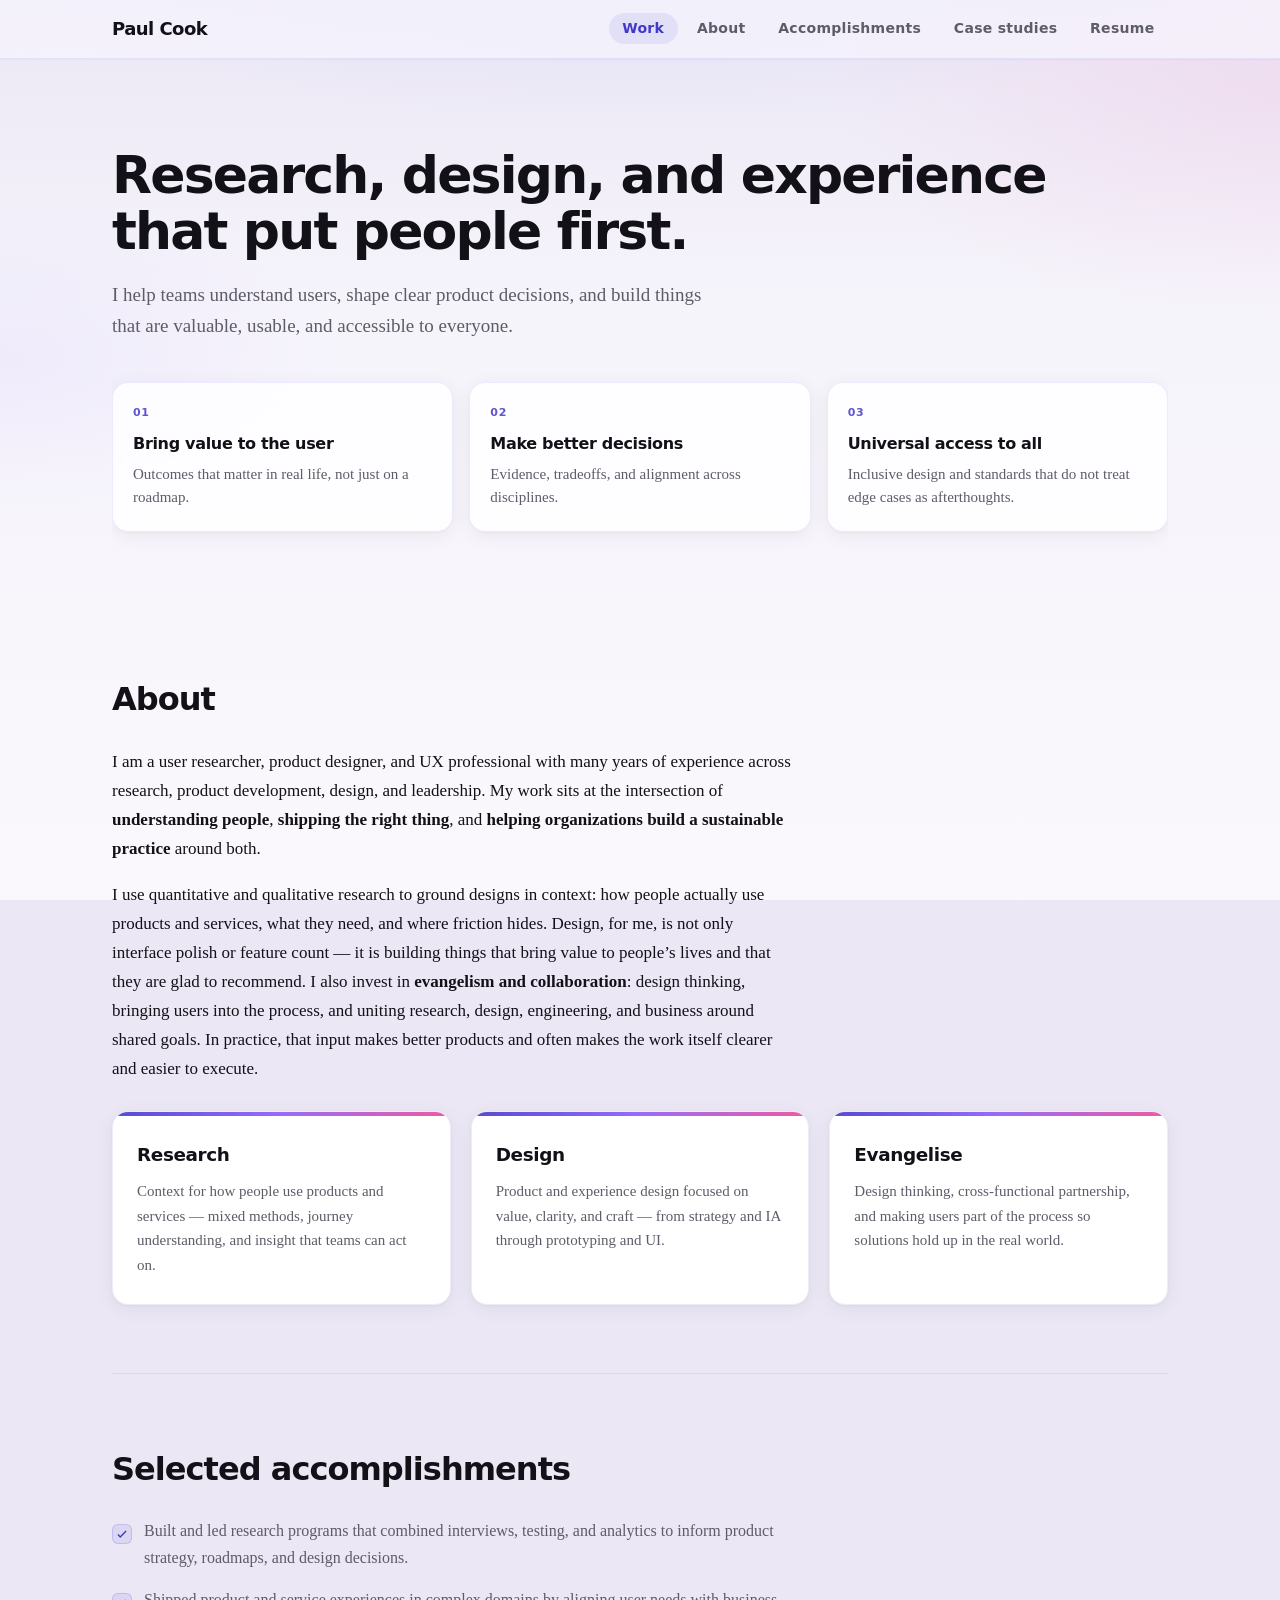
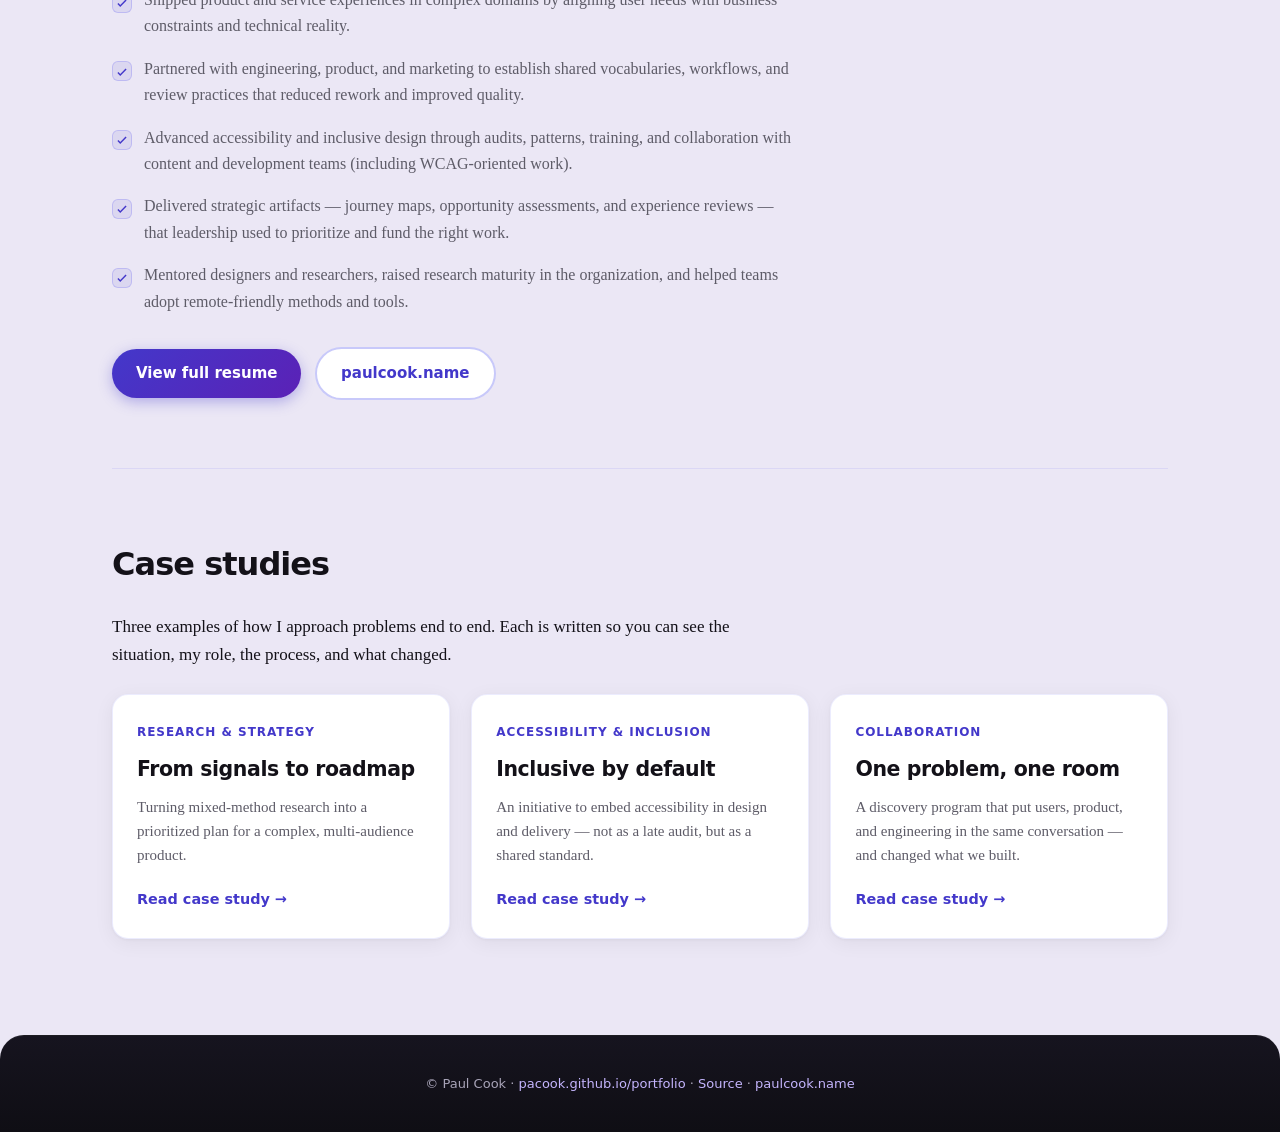
<file: index.html>
<!DOCTYPE html>
<html lang="en">
  <head>
    <meta charset="utf-8" />
    <meta name="viewport" content="width=device-width, initial-scale=1" />
    <meta
      name="description"
      content="Paul Cook — user research, product design, and UX leadership. Portfolio, case studies, and resume."
    />
    <title>Paul Cook — Research, Design &amp; Experience</title>
    <link rel="preconnect" href="https://fonts.googleapis.com" />
    <link rel="preconnect" href="https://fonts.gstatic.com" crossorigin />
    <link
      href="https://fonts.googleapis.com/css2?family=DM+Sans:ital,opsz,wght@0,9..40,400;0,9..40,500;0,9..40,600;0,9..40,700;1,9..40,400&family=Fraunces:ital,opsz,wght@0,9..144,400;0,9..144,500;0,9..144,600;1,9..144,400&display=swap"
      rel="stylesheet"
    />
    <link rel="stylesheet" href="css/styles.css" />
  </head>
  <body>
    <a class="skip-link" href="#main">Skip to content</a>
    <header class="site-header">
      <div class="header-inner">
        <a class="logo" href="index.html">Paul Cook</a>
        <nav aria-label="Primary">
          <ul>
            <li><a href="index.html" data-nav>Work</a></li>
            <li><a href="#about">About</a></li>
            <li><a href="#accomplishments">Accomplishments</a></li>
            <li><a href="#case-studies">Case studies</a></li>
            <li><a href="resume.html" data-nav>Resume</a></li>
          </ul>
        </nav>
      </div>
    </header>
    <main id="main">
      <header class="hero">
        <h1>Research, design, and experience that put people first.</h1>
        <p class="lede">
          I help teams understand users, shape clear product decisions, and build
          things that are valuable, usable, and accessible to everyone.
        </p>
        <ul class="principles" role="list">
          <li>
            <strong>Bring value to the user</strong>
            Outcomes that matter in real life, not just on a roadmap.
          </li>
          <li>
            <strong>Make better decisions</strong>
            Evidence, tradeoffs, and alignment across disciplines.
          </li>
          <li>
            <strong>Universal access to all</strong>
            Inclusive design and standards that do not treat edge cases as afterthoughts.
          </li>
        </ul>
      </header>

      <section id="about" aria-labelledby="about-heading">
        <h2 id="about-heading">About</h2>
        <div class="prose">
          <p>
            I am a user researcher, product designer, and UX professional with many years of
            experience across research, product development, design, and leadership. My work
            sits at the intersection of <strong>understanding people</strong>,
            <strong>shipping the right thing</strong>, and
            <strong>helping organizations build a sustainable practice</strong> around both.
          </p>
          <p>
            I use quantitative and qualitative research to ground designs in context: how
            people actually use products and services, what they need, and where friction
            hides. Design, for me, is not only interface polish or feature count — it is
            building things that bring value to people’s lives and that they are glad to
            recommend. I also invest in <strong>evangelism and collaboration</strong>: design
            thinking, bringing users into the process, and uniting research, design,
            engineering, and business around shared goals. In practice, that input makes
            better products and often makes the work itself clearer and easier to execute.
          </p>
        </div>
        <div class="pillars">
          <div class="pillar">
            <h3>Research</h3>
            <p>
              Context for how people use products and services — mixed methods, journey
              understanding, and insight that teams can act on.
            </p>
          </div>
          <div class="pillar">
            <h3>Design</h3>
            <p>
              Product and experience design focused on value, clarity, and craft — from
              strategy and IA through prototyping and UI.
            </p>
          </div>
          <div class="pillar">
            <h3>Evangelise</h3>
            <p>
              Design thinking, cross-functional partnership, and making users part of the
              process so solutions hold up in the real world.
            </p>
          </div>
        </div>
      </section>

      <section id="accomplishments" class="accomplishments" aria-labelledby="acc-heading">
        <h2 id="acc-heading">Selected accomplishments</h2>
        <ul>
          <li>
            Built and led research programs that combined interviews, testing, and analytics
            to inform product strategy, roadmaps, and design decisions.
          </li>
          <li>
            Shipped product and service experiences in complex domains by aligning user
            needs with business constraints and technical reality.
          </li>
          <li>
            Partnered with engineering, product, and marketing to establish shared vocabularies,
            workflows, and review practices that reduced rework and improved quality.
          </li>
          <li>
            Advanced accessibility and inclusive design through audits, patterns, training,
            and collaboration with content and development teams (including WCAG-oriented work).
          </li>
          <li>
            Delivered strategic artifacts — journey maps, opportunity assessments, and
            experience reviews — that leadership used to prioritize and fund the right work.
          </li>
          <li>
            Mentored designers and researchers, raised research maturity in the organization,
            and helped teams adopt remote-friendly methods and tools.
          </li>
        </ul>
        <div class="cta-row">
          <a class="btn" href="resume.html">View full resume</a>
          <a class="btn btn-secondary no-print" href="https://paulcook.name" rel="noopener"
            >paulcook.name</a
          >
        </div>
      </section>

      <section id="case-studies" aria-labelledby="cases-heading">
        <h2 id="cases-heading">Case studies</h2>
        <p class="prose" style="margin-bottom: 1.5rem">
          Three examples of how I approach problems end to end. Each is written so you can
          see the situation, my role, the process, and what changed.
        </p>
        <div class="case-grid">
          <a class="case-card" href="case-studies/research-to-roadmap.html">
            <span class="meta">Research &amp; strategy</span>
            <h3>From signals to roadmap</h3>
            <p>
              Turning mixed-method research into a prioritized plan for a complex, multi-audience
              product.
            </p>
            <span class="more">Read case study →</span>
          </a>
          <a class="case-card" href="case-studies/inclusive-by-default.html">
            <span class="meta">Accessibility &amp; inclusion</span>
            <h3>Inclusive by default</h3>
            <p>
              An initiative to embed accessibility in design and delivery — not as a late audit,
              but as a shared standard.
            </p>
            <span class="more">Read case study →</span>
          </a>
          <a class="case-card" href="case-studies/cross-functional-research.html">
            <span class="meta">Collaboration</span>
            <h3>One problem, one room</h3>
            <p>
              A discovery program that put users, product, and engineering in the same
              conversation — and changed what we built.
            </p>
            <span class="more">Read case study →</span>
          </a>
        </div>
      </section>
    </main>
    <footer class="site-footer">
      <p>
        © Paul Cook ·
        <a href="https://pacook.github.io/portfolio/">pacook.github.io/portfolio</a> ·
        <a href="https://github.com/pacook/portfolio">Source</a> ·
        <a href="https://paulcook.name">paulcook.name</a>
      </p>
    </footer>
    <script src="js/main.js" defer></script>
  </body>
</html>
</file>
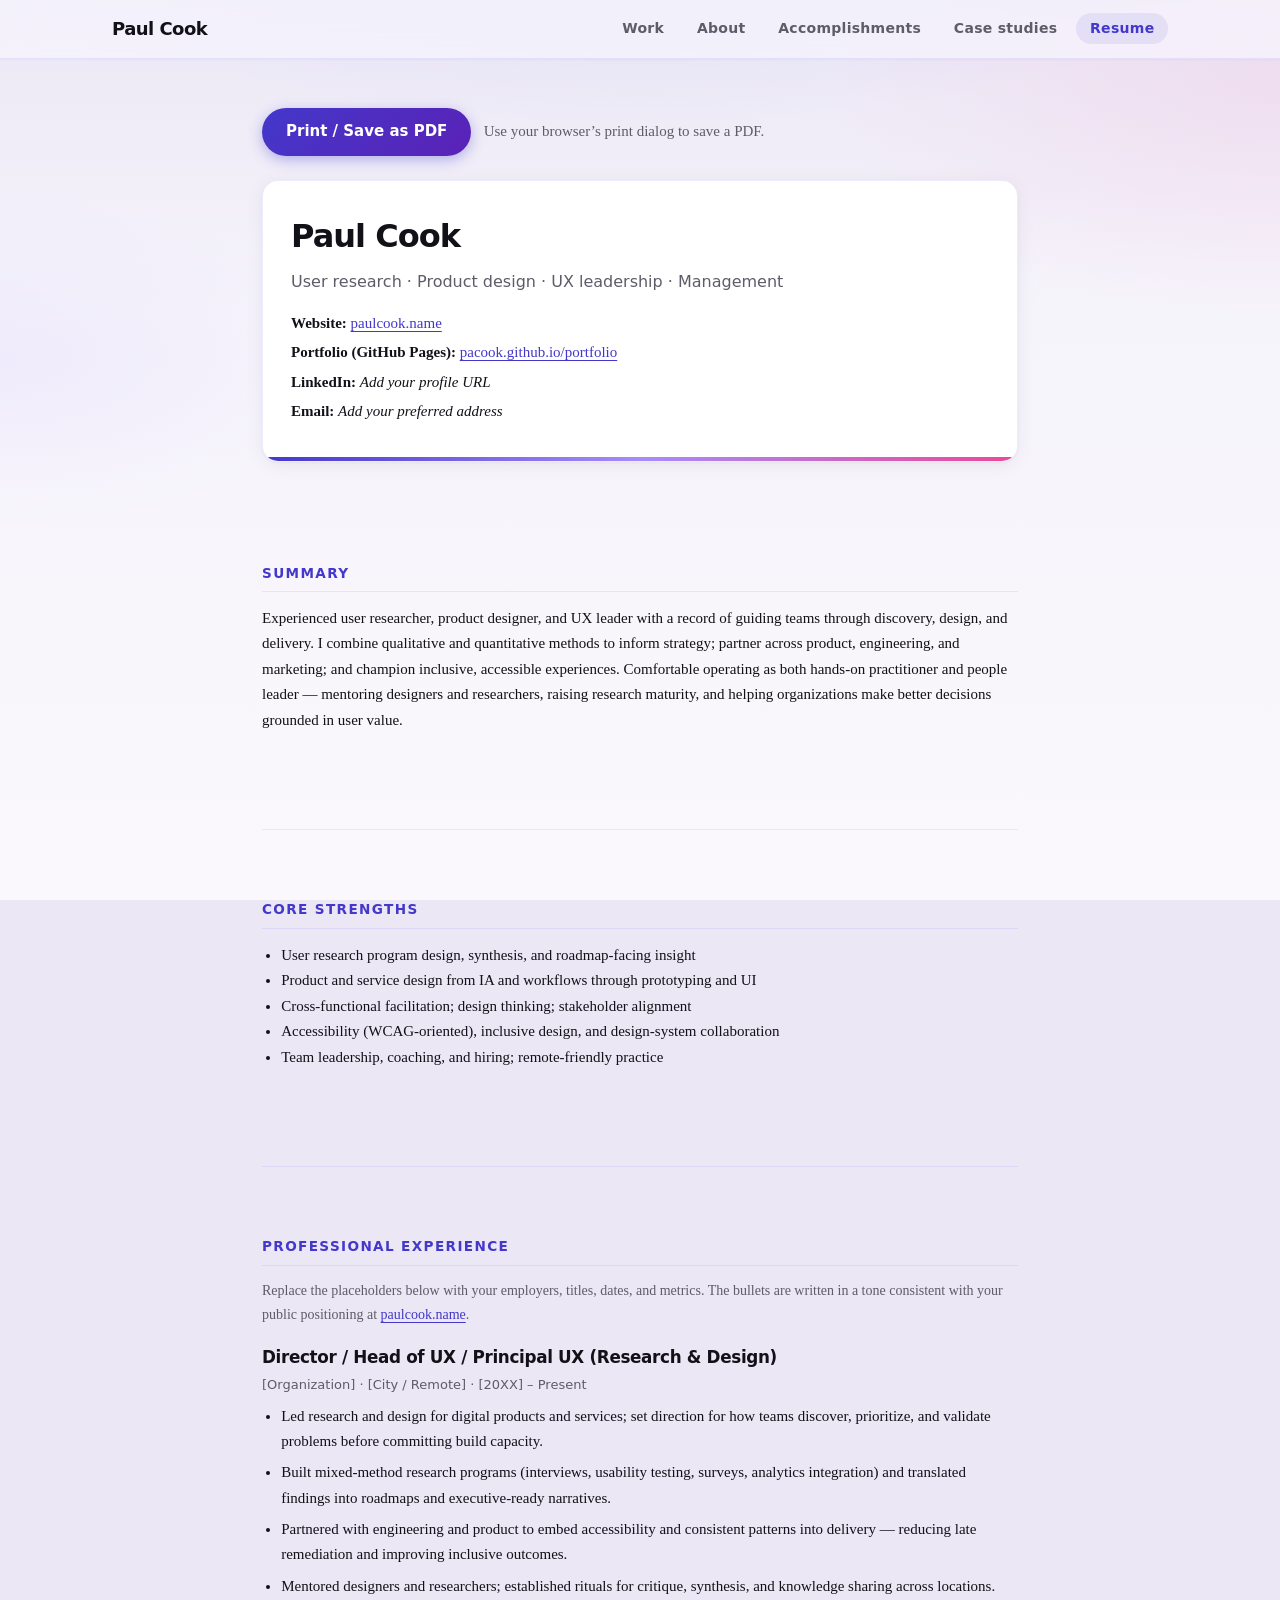
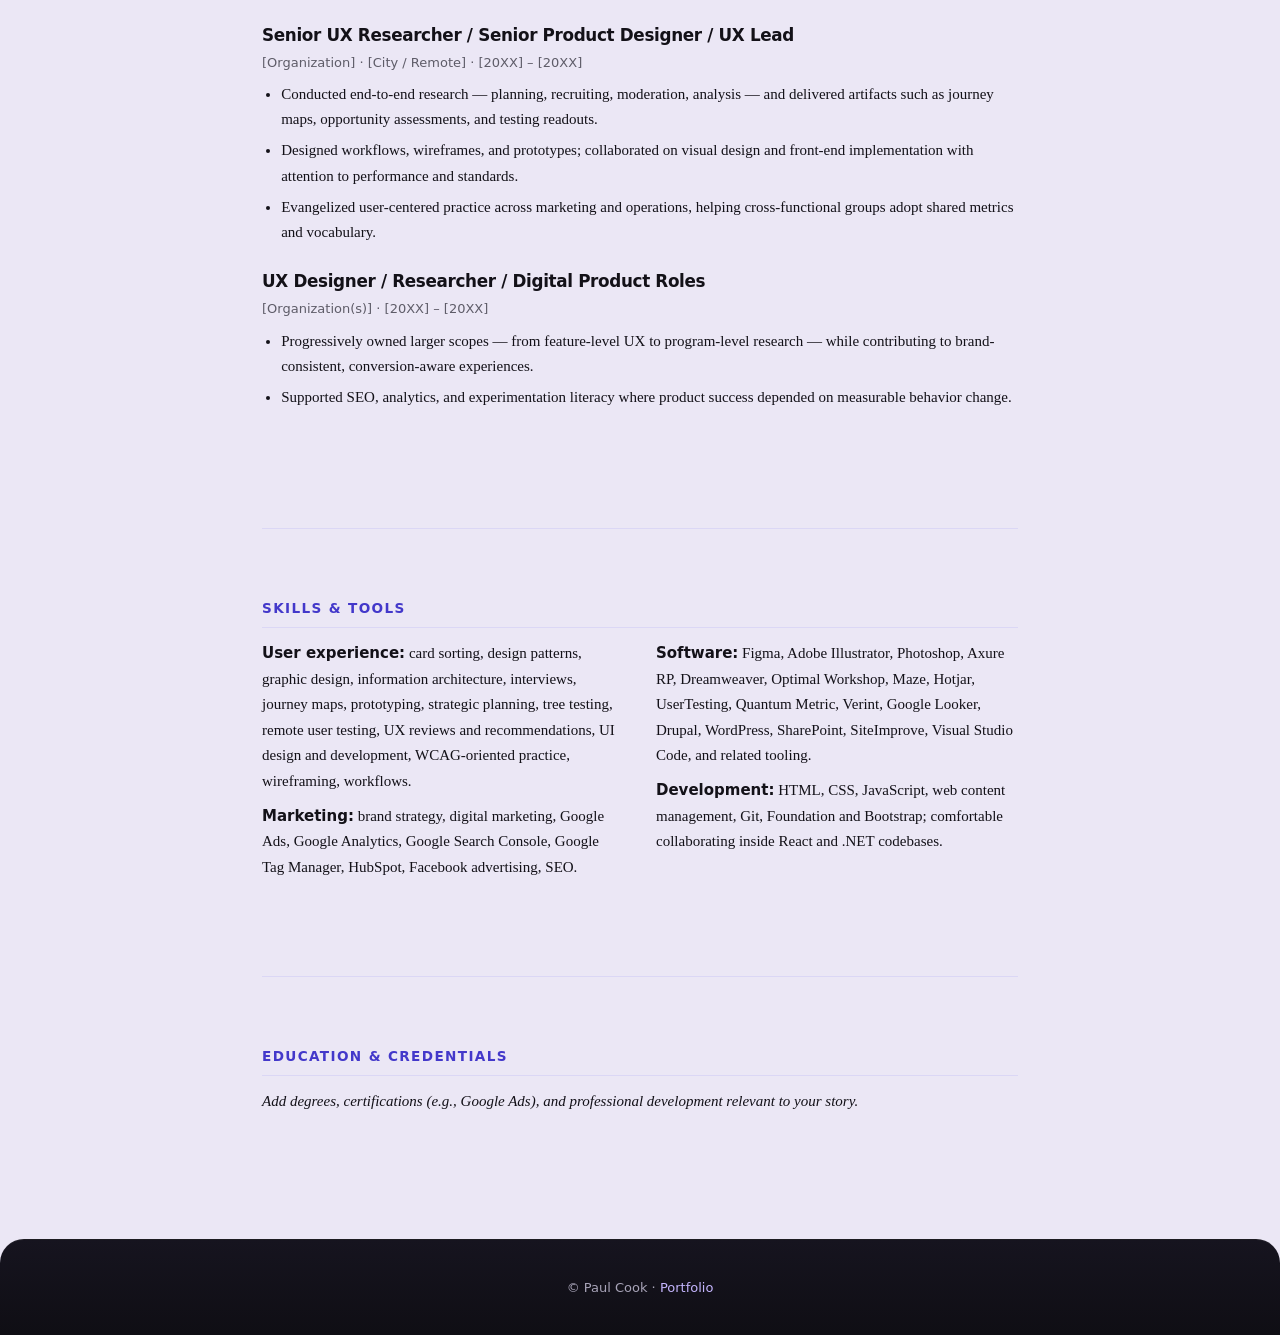
<file: resume.html>
<!DOCTYPE html>
<html lang="en">
  <head>
    <meta charset="utf-8" />
    <meta name="viewport" content="width=device-width, initial-scale=1" />
    <meta name="description" content="Resume — Paul Cook, UX research, design, and leadership." />
    <title>Resume — Paul Cook</title>
    <link rel="preconnect" href="https://fonts.googleapis.com" />
    <link rel="preconnect" href="https://fonts.gstatic.com" crossorigin />
    <link
      href="https://fonts.googleapis.com/css2?family=DM+Sans:ital,opsz,wght@0,9..40,400;0,9..40,500;0,9..40,600;0,9..40,700&family=Fraunces:ital,opsz,wght@0,9..144,400;0,9..144,500;0,9..144,600&display=swap"
      rel="stylesheet"
    />
    <link rel="stylesheet" href="css/styles.css" />
  </head>
  <body class="resume-page">
    <a class="skip-link" href="#main">Skip to content</a>
    <header class="site-header">
      <div class="header-inner">
        <a class="logo" href="index.html">Paul Cook</a>
        <nav aria-label="Primary">
          <ul>
            <li><a href="index.html" data-nav>Work</a></li>
            <li><a href="index.html#about">About</a></li>
            <li><a href="index.html#accomplishments">Accomplishments</a></li>
            <li><a href="index.html#case-studies">Case studies</a></li>
            <li><a href="resume.html" data-nav>Resume</a></li>
          </ul>
        </nav>
      </div>
    </header>
    <main id="main" class="resume-wrap" style="padding: var(--space)">
      <p class="no-print" style="margin-bottom: 1.5rem">
        <a class="btn" href="#" onclick="window.print(); return false;">Print / Save as PDF</a>
        <span style="color: var(--ink-muted); font-size: 0.9375rem; margin-left: 0.5rem"
          >Use your browser’s print dialog to save a PDF.</span
        >
      </p>

      <div class="resume-header">
        <h1>Paul Cook</h1>
        <p class="resume-tagline">
          User research · Product design · UX leadership · Management
        </p>
        <div class="resume-contact">
          <p style="margin: 0.25rem 0">
            <strong>Website:</strong>
            <a href="https://paulcook.name">paulcook.name</a>
          </p>
          <p style="margin: 0.25rem 0">
            <strong>Portfolio (GitHub Pages):</strong>
            <a href="https://pacook.github.io/portfolio/">pacook.github.io/portfolio</a>
          </p>
          <p style="margin: 0.25rem 0">
            <strong>LinkedIn:</strong> <em>Add your profile URL</em>
          </p>
          <p style="margin: 0.25rem 0">
            <strong>Email:</strong> <em>Add your preferred address</em>
          </p>
        </div>
      </div>

      <section class="resume-section">
        <h2>Summary</h2>
        <p style="margin: 0; font-size: 0.9375rem">
          Experienced user researcher, product designer, and UX leader with a record of guiding
          teams through discovery, design, and delivery. I combine qualitative and quantitative
          methods to inform strategy; partner across product, engineering, and marketing; and
          champion inclusive, accessible experiences. Comfortable operating as both hands-on
          practitioner and people leader — mentoring designers and researchers, raising research
          maturity, and helping organizations make better decisions grounded in user value.
        </p>
      </section>

      <section class="resume-section">
        <h2>Core strengths</h2>
        <ul style="margin: 0; padding-left: 1.2rem; font-size: 0.9375rem">
          <li>User research program design, synthesis, and roadmap-facing insight</li>
          <li>Product and service design from IA and workflows through prototyping and UI</li>
          <li>Cross-functional facilitation; design thinking; stakeholder alignment</li>
          <li>Accessibility (WCAG-oriented), inclusive design, and design-system collaboration</li>
          <li>Team leadership, coaching, and hiring; remote-friendly practice</li>
        </ul>
      </section>

      <section class="resume-section">
        <h2>Professional experience</h2>
        <p style="font-size: 0.875rem; color: var(--ink-muted); margin: 0 0 1rem">
          Replace the placeholders below with your employers, titles, dates, and metrics. The
          bullets are written in a tone consistent with your public positioning at
          <a href="https://paulcook.name">paulcook.name</a>.
        </p>

        <div class="resume-item">
          <h3>Director / Head of UX / Principal UX (Research &amp; Design)</h3>
          <p class="when">[Organization] · [City / Remote] · [20XX] – Present</p>
          <ul>
            <li>
              Led research and design for digital products and services; set direction for how
              teams discover, prioritize, and validate problems before committing build capacity.
            </li>
            <li>
              Built mixed-method research programs (interviews, usability testing, surveys,
              analytics integration) and translated findings into roadmaps and executive-ready
              narratives.
            </li>
            <li>
              Partnered with engineering and product to embed accessibility and consistent
              patterns into delivery — reducing late remediation and improving inclusive outcomes.
            </li>
            <li>
              Mentored designers and researchers; established rituals for critique, synthesis,
              and knowledge sharing across locations.
            </li>
          </ul>
        </div>

        <div class="resume-item">
          <h3>Senior UX Researcher / Senior Product Designer / UX Lead</h3>
          <p class="when">[Organization] · [City / Remote] · [20XX] – [20XX]</p>
          <ul>
            <li>
              Conducted end-to-end research — planning, recruiting, moderation, analysis — and
              delivered artifacts such as journey maps, opportunity assessments, and testing readouts.
            </li>
            <li>
              Designed workflows, wireframes, and prototypes; collaborated on visual design and
              front-end implementation with attention to performance and standards.
            </li>
            <li>
              Evangelized user-centered practice across marketing and operations, helping
              cross-functional groups adopt shared metrics and vocabulary.
            </li>
          </ul>
        </div>

        <div class="resume-item">
          <h3>UX Designer / Researcher / Digital Product Roles</h3>
          <p class="when">[Organization(s)] · [20XX] – [20XX]</p>
          <ul>
            <li>
              Progressively owned larger scopes — from feature-level UX to program-level
              research — while contributing to brand-consistent, conversion-aware experiences.
            </li>
            <li>
              Supported SEO, analytics, and experimentation literacy where product success
              depended on measurable behavior change.
            </li>
          </ul>
        </div>
      </section>

      <section class="resume-section">
        <h2>Skills &amp; tools</h2>
        <div class="skill-columns">
          <p>
            <strong>User experience:</strong> card sorting, design patterns, graphic design,
            information architecture, interviews, journey maps, prototyping, strategic planning,
            tree testing, remote user testing, UX reviews and recommendations, UI design and
            development, WCAG-oriented practice, wireframing, workflows.
          </p>
          <p>
            <strong>Marketing:</strong> brand strategy, digital marketing, Google Ads, Google
            Analytics, Google Search Console, Google Tag Manager, HubSpot, Facebook advertising,
            SEO.
          </p>
          <p>
            <strong>Software:</strong> Figma, Adobe Illustrator, Photoshop, Axure RP, Dreamweaver,
            Optimal Workshop, Maze, Hotjar, UserTesting, Quantum Metric, Verint, Google Looker,
            Drupal, WordPress, SharePoint, SiteImprove, Visual Studio Code, and related tooling.
          </p>
          <p>
            <strong>Development:</strong> HTML, CSS, JavaScript, web content management, Git,
            Foundation and Bootstrap; comfortable collaborating inside React and .NET codebases.
          </p>
        </div>
      </section>

      <section class="resume-section">
        <h2>Education &amp; credentials</h2>
        <p style="margin: 0; font-size: 0.9375rem">
          <em>Add degrees, certifications (e.g., Google Ads), and professional development relevant to your story.</em>
        </p>
      </section>
    </main>
    <footer class="site-footer">
      <p>© Paul Cook · <a href="index.html">Portfolio</a></p>
    </footer>
    <script src="js/main.js" defer></script>
  </body>
</html>
</file>
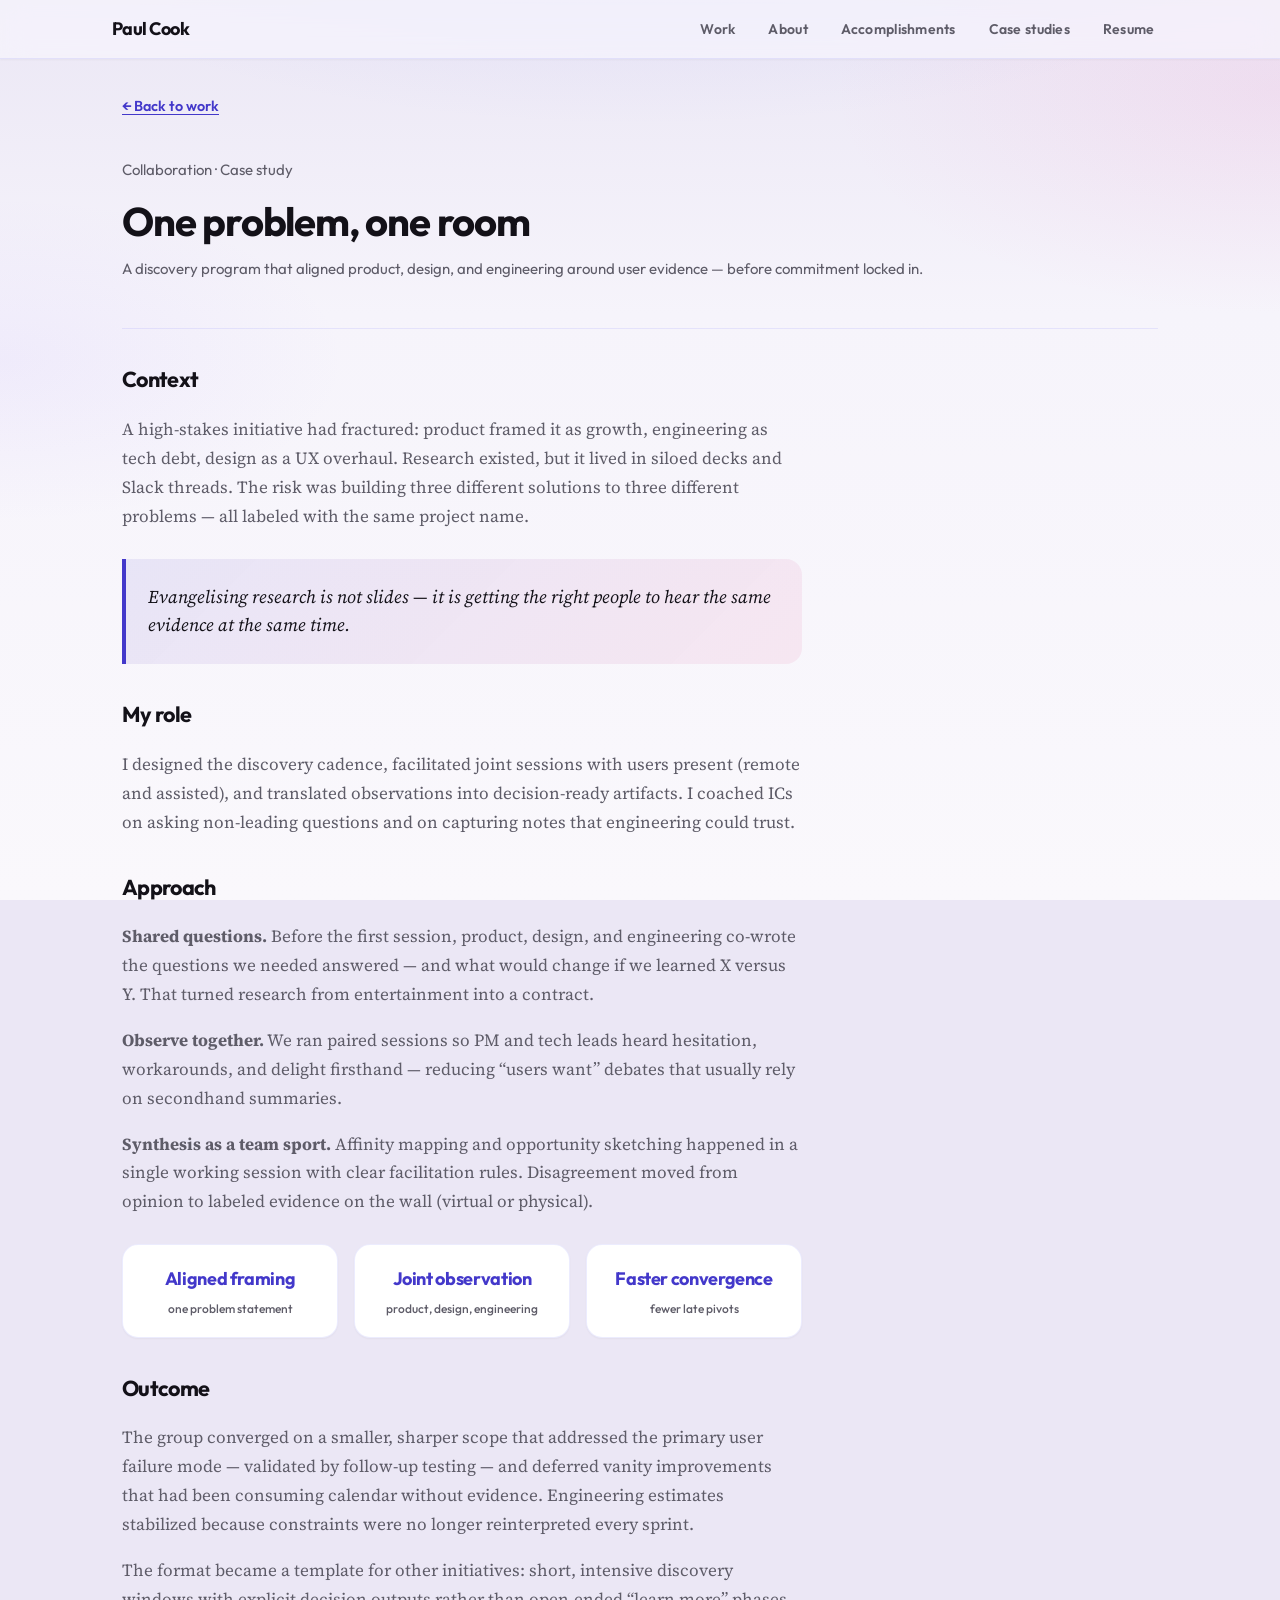
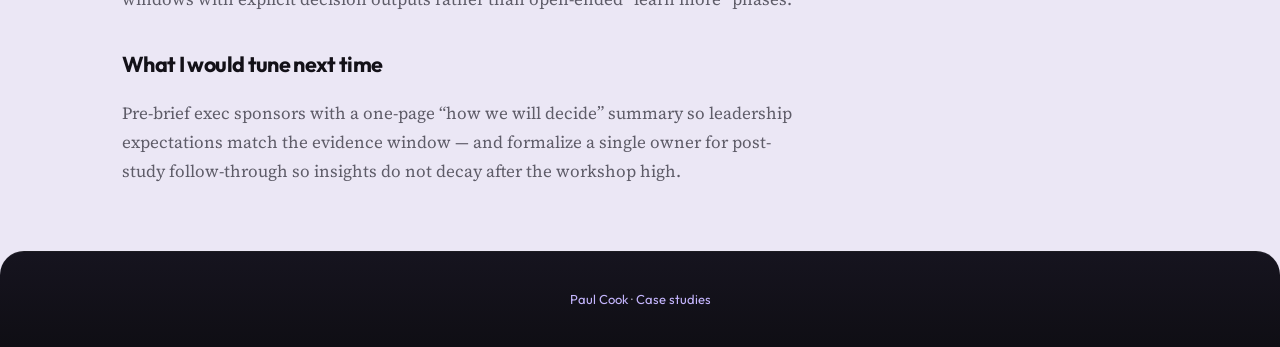
<file: case-studies/cross-functional-research.html>
<!DOCTYPE html>
<html lang="en">
  <head>
    <meta charset="utf-8" />
    <meta name="viewport" content="width=device-width, initial-scale=1" />
    <meta
      name="description"
      content="Case study: Cross-functional discovery — Paul Cook."
    />
    <title>Case study: One problem, one room — Paul Cook</title>
    <link rel="preconnect" href="https://fonts.googleapis.com" />
    <link rel="preconnect" href="https://fonts.gstatic.com" crossorigin />
    <link
      href="https://fonts.googleapis.com/css2?family=Outfit:wght@400;500;600;700&family=Source+Serif+4:ital,opsz,wght@0,8..60,400;0,8..60,600;1,8..60,400&display=swap"
      rel="stylesheet"
    />
    <link rel="stylesheet" href="../css/styles.css" />
  </head>
  <body>
    <a class="skip-link" href="#main">Skip to content</a>
    <header class="site-header">
      <div class="header-inner">
        <a class="logo" href="../index.html">Paul Cook</a>
        <nav aria-label="Primary">
          <ul>
            <li><a href="../index.html" data-nav>Work</a></li>
            <li><a href="../index.html#about">About</a></li>
            <li><a href="../index.html#accomplishments">Accomplishments</a></li>
            <li><a href="../index.html#case-studies">Case studies</a></li>
            <li><a href="../resume.html" data-nav>Resume</a></li>
          </ul>
        </nav>
      </div>
    </header>
    <main id="main" class="article-body" style="max-width: 1100px; margin: 0 auto; padding: var(--space)">
      <a class="back-link" href="../index.html#case-studies">← Back to work</a>
      <header class="article-hero">
        <p class="article-meta">Collaboration · Case study</p>
        <h1>One problem, one room</h1>
        <p class="article-meta" style="margin-top: 0.5rem">
          A discovery program that aligned product, design, and engineering around user evidence
          — before commitment locked in.
        </p>
      </header>
      <article class="article-body">
        <h2>Context</h2>
        <p>
          A high-stakes initiative had fractured: product framed it as growth, engineering as
          tech debt, design as a UX overhaul. Research existed, but it lived in siloed decks and
          Slack threads. The risk was building three different solutions to three different
          problems — all labeled with the same project name.
        </p>
        <div class="pullquote">
          Evangelising research is not slides — it is getting the right people to hear the same
          evidence at the same time.
        </div>

        <h2>My role</h2>
        <p>
          I designed the discovery cadence, facilitated joint sessions with users present (remote
          and assisted), and translated observations into decision-ready artifacts. I coached
          ICs on asking non-leading questions and on capturing notes that engineering could trust.
        </p>

        <h2>Approach</h2>
        <p>
          <strong>Shared questions.</strong> Before the first session, product, design, and
          engineering co-wrote the questions we needed answered — and what would change if we
          learned X versus Y. That turned research from entertainment into a contract.
        </p>
        <p>
          <strong>Observe together.</strong> We ran paired sessions so PM and tech leads heard
          hesitation, workarounds, and delight firsthand — reducing “users want” debates that
          usually rely on secondhand summaries.
        </p>
        <p>
          <strong>Synthesis as a team sport.</strong> Affinity mapping and opportunity sketching
          happened in a single working session with clear facilitation rules. Disagreement moved
          from opinion to labeled evidence on the wall (virtual or physical).
        </p>

        <div class="stats" role="list">
          <div class="stat" role="listitem">
            <strong>Aligned framing</strong>
            <span>one problem statement</span>
          </div>
          <div class="stat" role="listitem">
            <strong>Joint observation</strong>
            <span>product, design, engineering</span>
          </div>
          <div class="stat" role="listitem">
            <strong>Faster convergence</strong>
            <span>fewer late pivots</span>
          </div>
        </div>

        <h2>Outcome</h2>
        <p>
          The group converged on a smaller, sharper scope that addressed the primary user failure
          mode — validated by follow-up testing — and deferred vanity improvements that had been
          consuming calendar without evidence. Engineering estimates stabilized because
          constraints were no longer reinterpreted every sprint.
        </p>
        <p>
          The format became a template for other initiatives: short, intensive discovery windows
          with explicit decision outputs rather than open-ended “learn more” phases.
        </p>

        <h2>What I would tune next time</h2>
        <p>
          Pre-brief exec sponsors with a one-page “how we will decide” summary so leadership
          expectations match the evidence window — and formalize a single owner for post-study
          follow-through so insights do not decay after the workshop high.
        </p>
      </article>
    </main>
    <footer class="site-footer">
      <p><a href="../index.html">Paul Cook</a> · <a href="../index.html#case-studies">Case studies</a></p>
    </footer>
    <script src="../js/main.js" defer></script>
  </body>
</html>
</file>
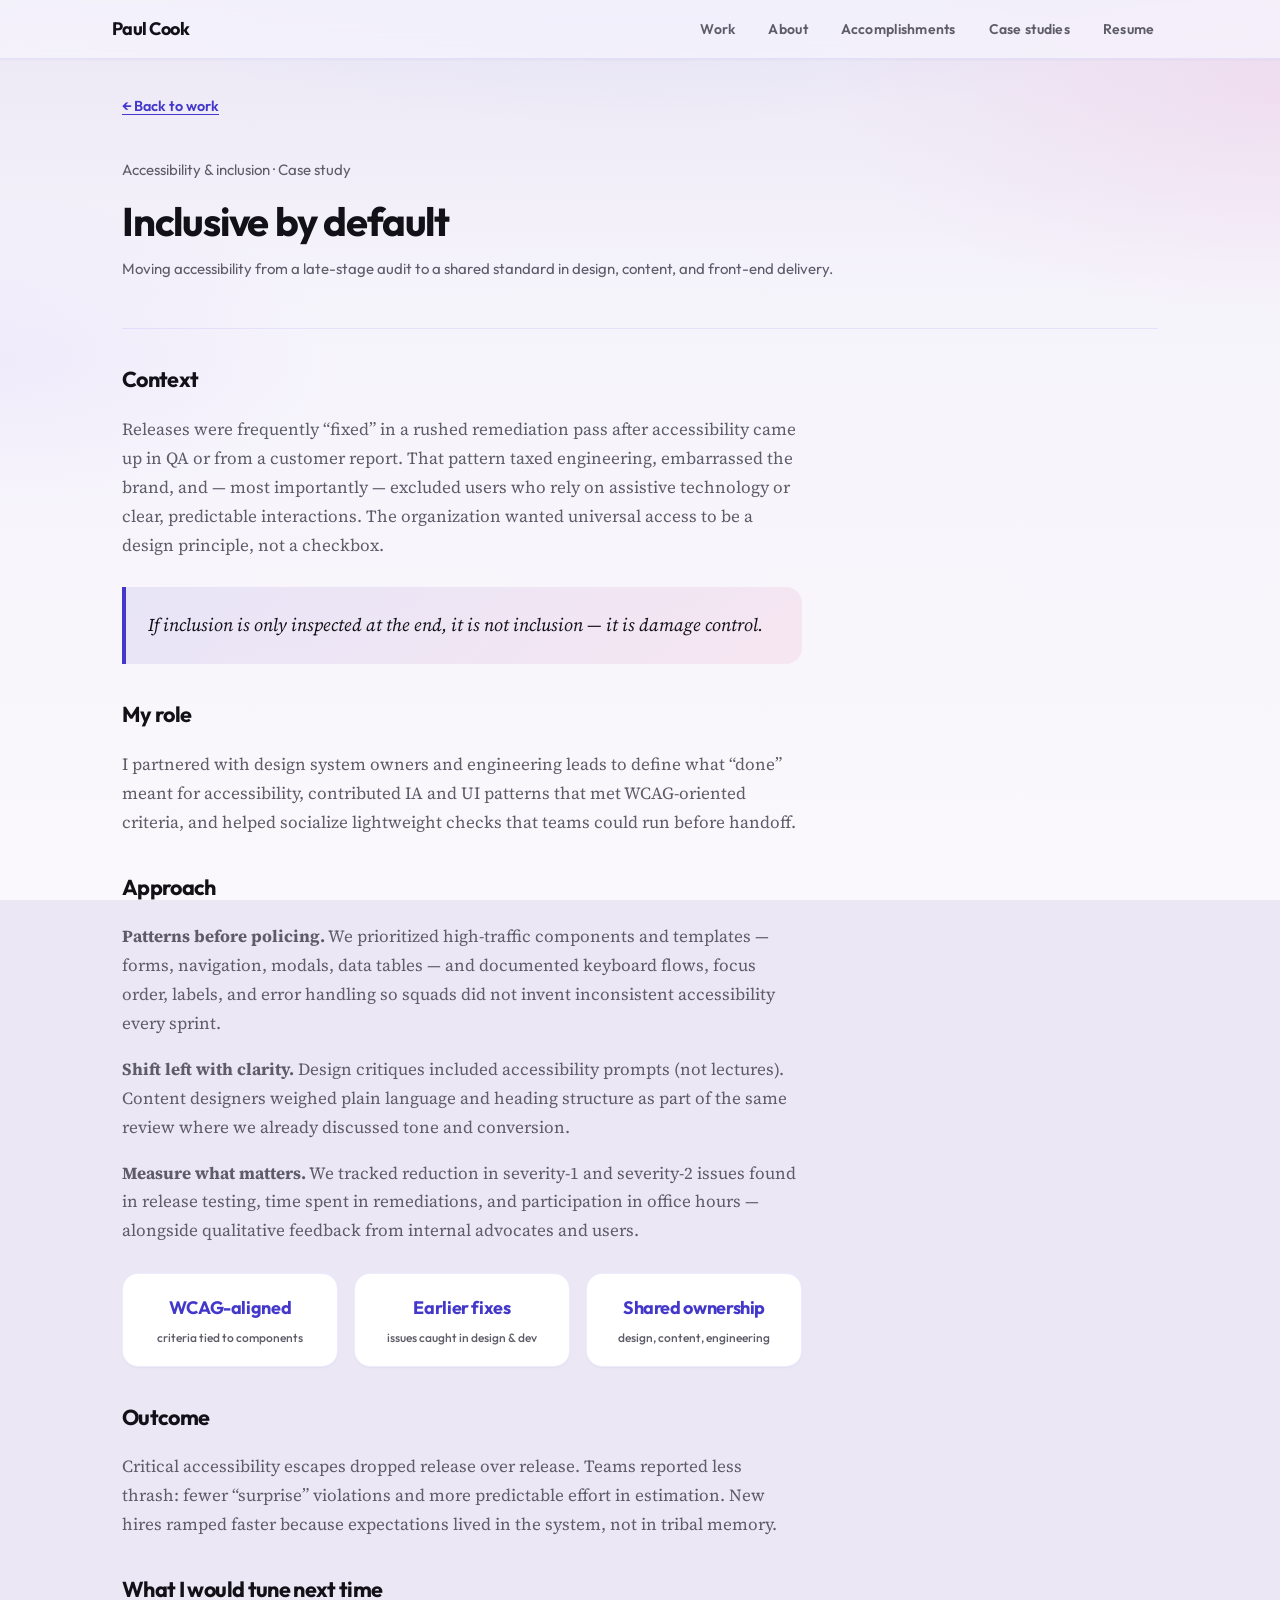
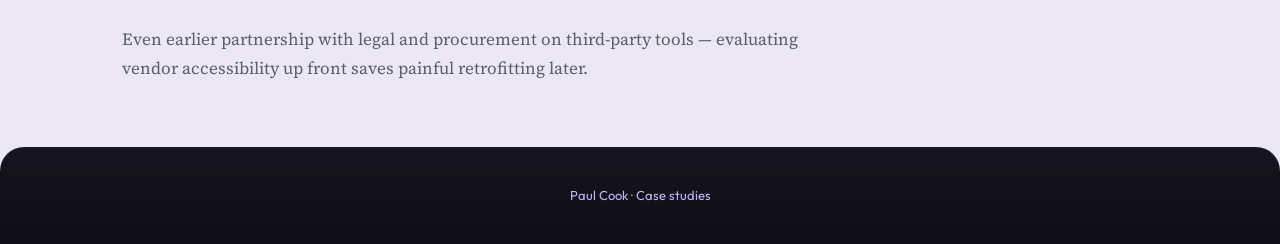
<file: case-studies/inclusive-by-default.html>
<!DOCTYPE html>
<html lang="en">
  <head>
    <meta charset="utf-8" />
    <meta name="viewport" content="width=device-width, initial-scale=1" />
    <meta
      name="description"
      content="Case study: Embedding accessibility in design and delivery — Paul Cook."
    />
    <title>Case study: Inclusive by default — Paul Cook</title>
    <link rel="preconnect" href="https://fonts.googleapis.com" />
    <link rel="preconnect" href="https://fonts.gstatic.com" crossorigin />
    <link
      href="https://fonts.googleapis.com/css2?family=Outfit:wght@400;500;600;700&family=Source+Serif+4:ital,opsz,wght@0,8..60,400;0,8..60,600;1,8..60,400&display=swap"
      rel="stylesheet"
    />
    <link rel="stylesheet" href="../css/styles.css" />
  </head>
  <body>
    <a class="skip-link" href="#main">Skip to content</a>
    <header class="site-header">
      <div class="header-inner">
        <a class="logo" href="../index.html">Paul Cook</a>
        <nav aria-label="Primary">
          <ul>
            <li><a href="../index.html" data-nav>Work</a></li>
            <li><a href="../index.html#about">About</a></li>
            <li><a href="../index.html#accomplishments">Accomplishments</a></li>
            <li><a href="../index.html#case-studies">Case studies</a></li>
            <li><a href="../resume.html" data-nav>Resume</a></li>
          </ul>
        </nav>
      </div>
    </header>
    <main id="main" class="article-body" style="max-width: 1100px; margin: 0 auto; padding: var(--space)">
      <a class="back-link" href="../index.html#case-studies">← Back to work</a>
      <header class="article-hero">
        <p class="article-meta">Accessibility &amp; inclusion · Case study</p>
        <h1>Inclusive by default</h1>
        <p class="article-meta" style="margin-top: 0.5rem">
          Moving accessibility from a late-stage audit to a shared standard in design, content,
          and front-end delivery.
        </p>
      </header>
      <article class="article-body">
        <h2>Context</h2>
        <p>
          Releases were frequently “fixed” in a rushed remediation pass after accessibility came
          up in QA or from a customer report. That pattern taxed engineering, embarrassed the
          brand, and — most importantly — excluded users who rely on assistive technology or clear,
          predictable interactions. The organization wanted universal access to be a design
          principle, not a checkbox.
        </p>
        <div class="pullquote">
          If inclusion is only inspected at the end, it is not inclusion — it is damage control.
        </div>

        <h2>My role</h2>
        <p>
          I partnered with design system owners and engineering leads to define what “done”
          meant for accessibility, contributed IA and UI patterns that met WCAG-oriented criteria,
          and helped socialize lightweight checks that teams could run before handoff.
        </p>

        <h2>Approach</h2>
        <p>
          <strong>Patterns before policing.</strong> We prioritized high-traffic components and
          templates — forms, navigation, modals, data tables — and documented keyboard flows,
          focus order, labels, and error handling so squads did not invent inconsistent
          accessibility every sprint.
        </p>
        <p>
          <strong>Shift left with clarity.</strong> Design critiques included accessibility
          prompts (not lectures). Content designers weighed plain language and heading structure
          as part of the same review where we already discussed tone and conversion.
        </p>
        <p>
          <strong>Measure what matters.</strong> We tracked reduction in severity-1 and severity-2
          issues found in release testing, time spent in remediations, and participation in
          office hours — alongside qualitative feedback from internal advocates and users.
        </p>

        <div class="stats" role="list">
          <div class="stat" role="listitem">
            <strong>WCAG-aligned</strong>
            <span>criteria tied to components</span>
          </div>
          <div class="stat" role="listitem">
            <strong>Earlier fixes</strong>
            <span>issues caught in design &amp; dev</span>
          </div>
          <div class="stat" role="listitem">
            <strong>Shared ownership</strong>
            <span>design, content, engineering</span>
          </div>
        </div>

        <h2>Outcome</h2>
        <p>
          Critical accessibility escapes dropped release over release. Teams reported less
          thrash: fewer “surprise” violations and more predictable effort in estimation. New
          hires ramped faster because expectations lived in the system, not in tribal memory.
        </p>

        <h2>What I would tune next time</h2>
        <p>
          Even earlier partnership with legal and procurement on third-party tools — evaluating
          vendor accessibility up front saves painful retrofitting later.
        </p>
      </article>
    </main>
    <footer class="site-footer">
      <p><a href="../index.html">Paul Cook</a> · <a href="../index.html#case-studies">Case studies</a></p>
    </footer>
    <script src="../js/main.js" defer></script>
  </body>
</html>
</file>
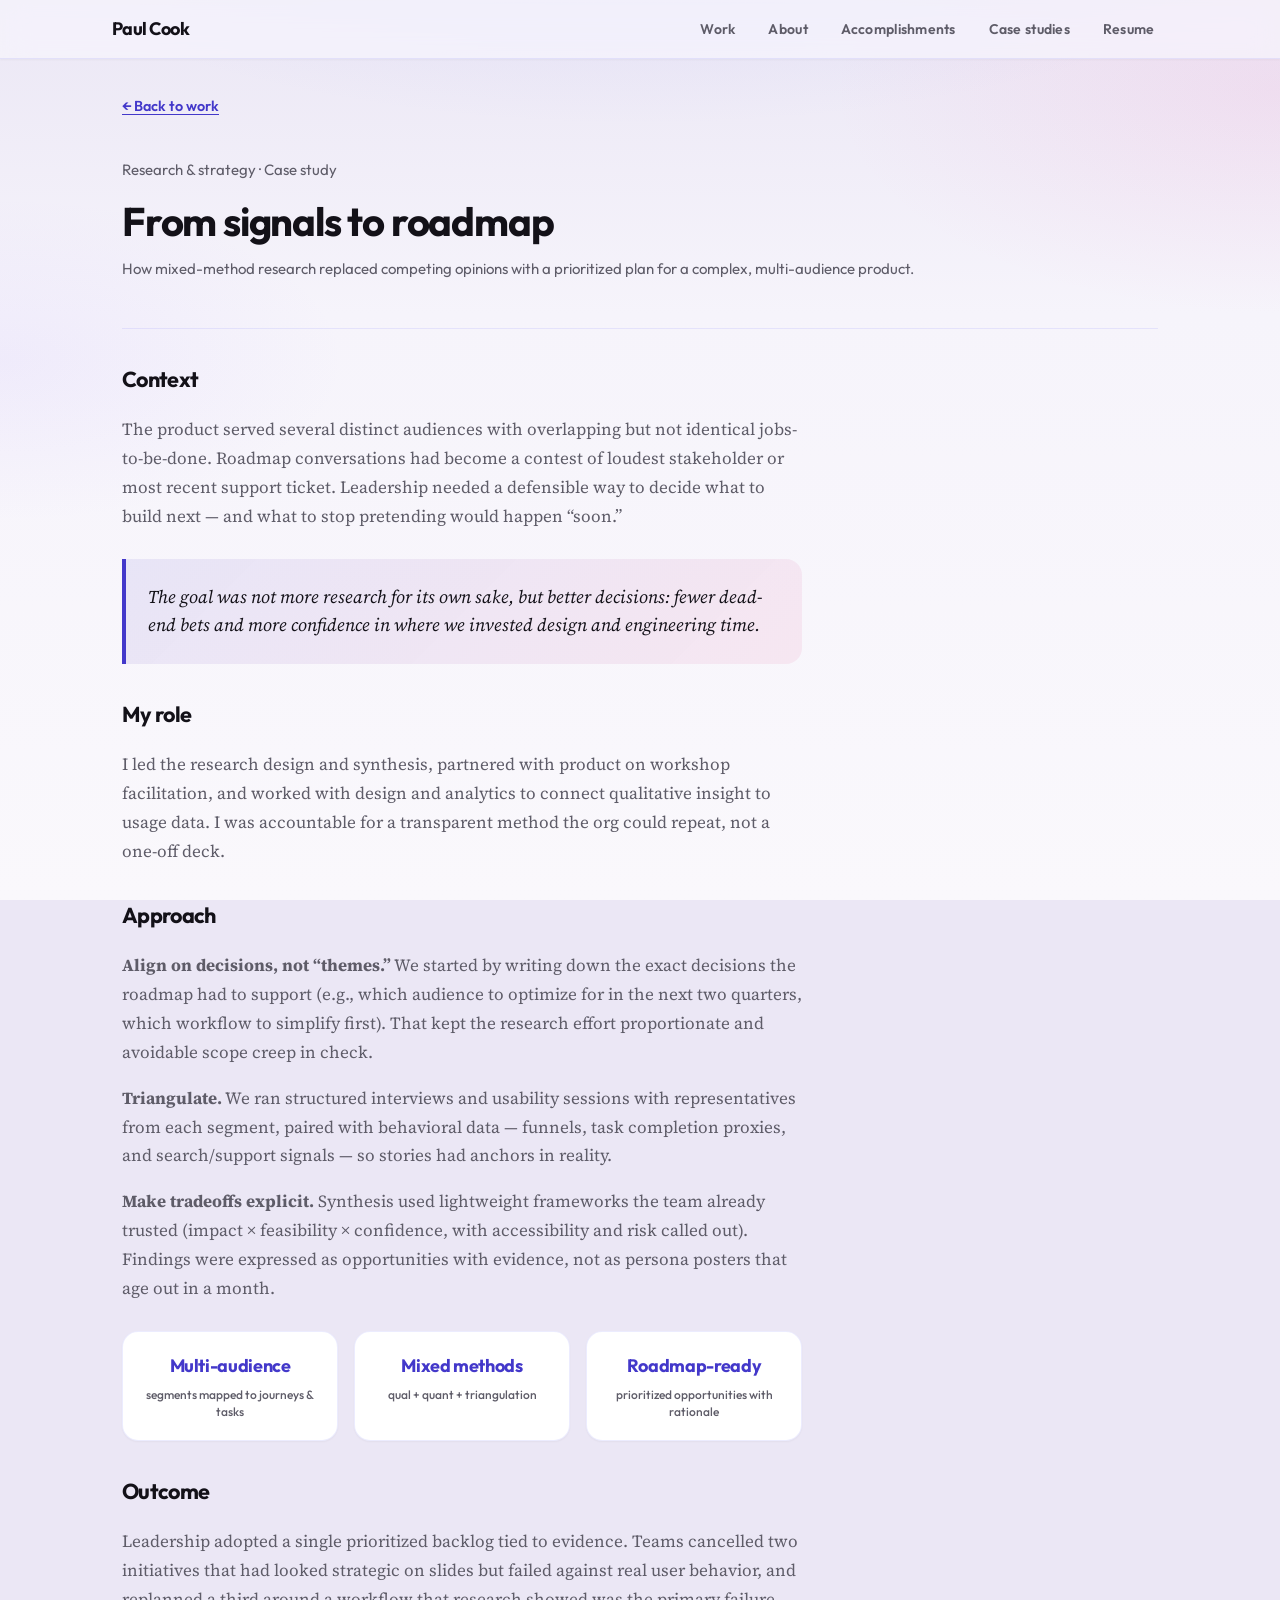
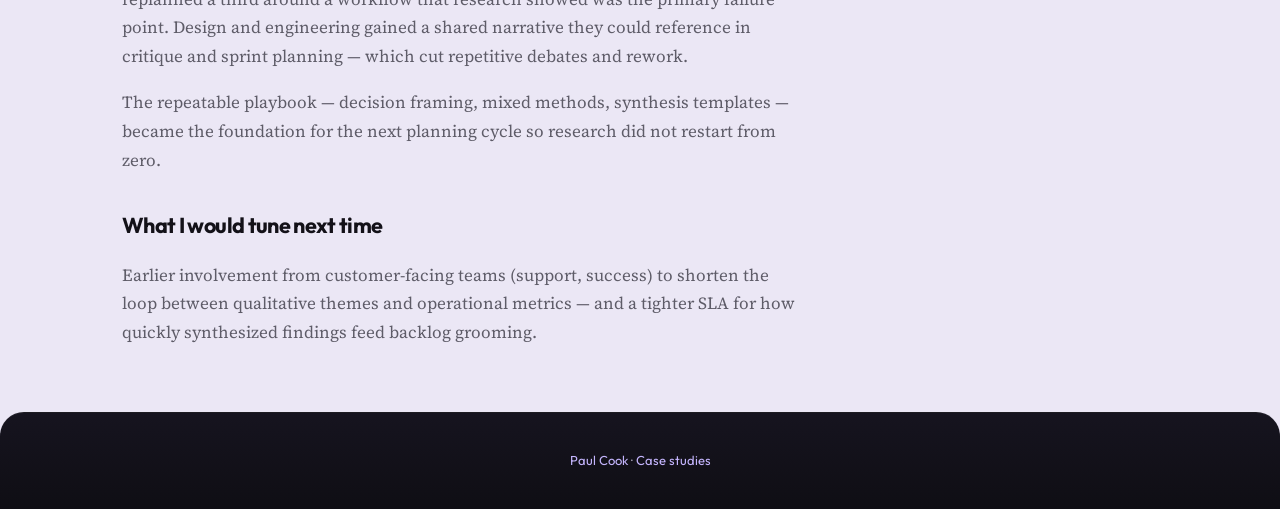
<file: case-studies/research-to-roadmap.html>
<!DOCTYPE html>
<html lang="en">
  <head>
    <meta charset="utf-8" />
    <meta name="viewport" content="width=device-width, initial-scale=1" />
    <meta
      name="description"
      content="Case study: From mixed-method research to a clear product roadmap — Paul Cook."
    />
    <title>Case study: From signals to roadmap — Paul Cook</title>
    <link rel="preconnect" href="https://fonts.googleapis.com" />
    <link rel="preconnect" href="https://fonts.gstatic.com" crossorigin />
    <link
      href="https://fonts.googleapis.com/css2?family=Outfit:wght@400;500;600;700&family=Source+Serif+4:ital,opsz,wght@0,8..60,400;0,8..60,600;1,8..60,400&display=swap"
      rel="stylesheet"
    />
    <link rel="stylesheet" href="../css/styles.css" />
  </head>
  <body>
    <a class="skip-link" href="#main">Skip to content</a>
    <header class="site-header">
      <div class="header-inner">
        <a class="logo" href="../index.html">Paul Cook</a>
        <nav aria-label="Primary">
          <ul>
            <li><a href="../index.html" data-nav>Work</a></li>
            <li><a href="../index.html#about">About</a></li>
            <li><a href="../index.html#accomplishments">Accomplishments</a></li>
            <li><a href="../index.html#case-studies">Case studies</a></li>
            <li><a href="../resume.html" data-nav>Resume</a></li>
          </ul>
        </nav>
      </div>
    </header>
    <main id="main" class="article-body" style="max-width: 1100px; margin: 0 auto; padding: var(--space)">
      <a class="back-link" href="../index.html#case-studies">← Back to work</a>
      <header class="article-hero">
        <p class="article-meta">Research &amp; strategy · Case study</p>
        <h1>From signals to roadmap</h1>
        <p class="article-meta" style="margin-top: 0.5rem">
          How mixed-method research replaced competing opinions with a prioritized plan for a
          complex, multi-audience product.
        </p>
      </header>
      <article class="article-body">
        <h2>Context</h2>
        <p>
          The product served several distinct audiences with overlapping but not identical
          jobs-to-be-done. Roadmap conversations had become a contest of loudest stakeholder
          or most recent support ticket. Leadership needed a defensible way to decide what to
          build next — and what to stop pretending would happen “soon.”
        </p>
        <div class="pullquote">
          The goal was not more research for its own sake, but better decisions: fewer dead-end
          bets and more confidence in where we invested design and engineering time.
        </div>

        <h2>My role</h2>
        <p>
          I led the research design and synthesis, partnered with product on workshop facilitation,
          and worked with design and analytics to connect qualitative insight to usage data. I
          was accountable for a transparent method the org could repeat, not a one-off deck.
        </p>

        <h2>Approach</h2>
        <p>
          <strong>Align on decisions, not “themes.”</strong> We started by writing down the
          exact decisions the roadmap had to support (e.g., which audience to optimize for in
          the next two quarters, which workflow to simplify first). That kept the research
          effort proportionate and avoidable scope creep in check.
        </p>
        <p>
          <strong>Triangulate.</strong> We ran structured interviews and usability sessions with
          representatives from each segment, paired with behavioral data — funnels, task
          completion proxies, and search/support signals — so stories had anchors in reality.
        </p>
        <p>
          <strong>Make tradeoffs explicit.</strong> Synthesis used lightweight frameworks the team
          already trusted (impact × feasibility × confidence, with accessibility and risk
          called out). Findings were expressed as opportunities with evidence, not as persona
          posters that age out in a month.
        </p>

        <div class="stats" role="list">
          <div class="stat" role="listitem">
            <strong>Multi-audience</strong>
            <span>segments mapped to journeys &amp; tasks</span>
          </div>
          <div class="stat" role="listitem">
            <strong>Mixed methods</strong>
            <span>qual + quant + triangulation</span>
          </div>
          <div class="stat" role="listitem">
            <strong>Roadmap-ready</strong>
            <span>prioritized opportunities with rationale</span>
          </div>
        </div>

        <h2>Outcome</h2>
        <p>
          Leadership adopted a single prioritized backlog tied to evidence. Teams cancelled two
          initiatives that had looked strategic on slides but failed against real user behavior,
          and replanned a third around a workflow that research showed was the primary failure
          point. Design and engineering gained a shared narrative they could reference in
          critique and sprint planning — which cut repetitive debates and rework.
        </p>
        <p>
          The repeatable playbook — decision framing, mixed methods, synthesis templates —
          became the foundation for the next planning cycle so research did not restart from zero.
        </p>

        <h2>What I would tune next time</h2>
        <p>
          Earlier involvement from customer-facing teams (support, success) to shorten the loop
          between qualitative themes and operational metrics — and a tighter SLA for how quickly
          synthesized findings feed backlog grooming.
        </p>
      </article>
    </main>
    <footer class="site-footer">
      <p><a href="../index.html">Paul Cook</a> · <a href="../index.html#case-studies">Case studies</a></p>
    </footer>
    <script src="../js/main.js" defer></script>
  </body>
</html>
</file>
<file: css/styles.css>
/* Paul Cook — Portfolio (GitHub Pages) */
:root {
  --bg: #f6f4fb;
  --bg-page: #ebe7f5;
  --bg-elevated: rgba(255, 255, 255, 0.82);
  --bg-solid: #ffffff;
  --ink: #131118;
  --ink-muted: #5e5c68;
  --ink-soft: #8b8894;
  --accent: #4338ca;
  --accent-hover: #3730a3;
  --accent-soft: rgba(67, 56, 202, 0.09);
  --accent-glow: rgba(99, 102, 241, 0.35);
  --rose: #db2777;
  --rose-soft: rgba(219, 39, 119, 0.08);
  --border: rgba(99, 102, 241, 0.12);
  --border-strong: rgba(19, 17, 24, 0.08);
  --radius: 16px;
  --radius-sm: 10px;
  --radius-lg: 24px;
  --font-sans: "Outfit", system-ui, sans-serif;
  --font-serif: "Source Serif 4", Georgia, serif;
  --max: 680px;
  --wide: 1120px;
  --space: clamp(1rem, 4vw, 2rem);
  --shadow-sm: 0 1px 2px rgba(19, 17, 24, 0.04);
  --shadow-md: 0 8px 24px rgba(67, 56, 202, 0.07), 0 2px 8px rgba(19, 17, 24, 0.04);
  --shadow-card: 0 4px 20px rgba(19, 17, 24, 0.06), 0 1px 3px rgba(19, 17, 24, 0.04);
  --shadow-float: 0 20px 50px rgba(67, 56, 202, 0.12), 0 8px 16px rgba(19, 17, 24, 0.06);
}

*,
*::before,
*::after {
  box-sizing: border-box;
}

html {
  scroll-behavior: smooth;
}

@media (prefers-reduced-motion: reduce) {
  html {
    scroll-behavior: auto;
  }
  *,
  *::before,
  *::after {
    animation-duration: 0.01ms !important;
    transition-duration: 0.01ms !important;
  }
}

body {
  margin: 0;
  font-family: var(--font-serif);
  font-size: 1.0625rem;
  line-height: 1.7;
  color: var(--ink);
  background-color: var(--bg-page);
  background-image:
    radial-gradient(ellipse 120% 80% at 50% -30%, rgba(129, 140, 248, 0.22), transparent 55%),
    radial-gradient(ellipse 70% 50% at 100% 10%, rgba(244, 114, 182, 0.11), transparent 50%),
    radial-gradient(ellipse 60% 40% at 0% 40%, rgba(167, 139, 250, 0.09), transparent 45%),
    linear-gradient(180deg, var(--bg-page) 0%, var(--bg) 35%, #faf8fc 100%);
  background-attachment: fixed;
  -webkit-font-smoothing: antialiased;
}

a {
  color: var(--accent);
  text-decoration-thickness: 1px;
  text-underline-offset: 3px;
  transition: color 0.15s ease, text-decoration-color 0.15s ease;
}

a:hover {
  color: var(--accent-hover);
  text-decoration-thickness: 2px;
}

:focus-visible {
  outline: 2px solid var(--accent);
  outline-offset: 3px;
}

.skip-link {
  position: absolute;
  left: -9999px;
  z-index: 100;
  padding: 0.75rem 1rem;
  background: var(--ink);
  color: var(--bg);
  font-weight: 600;
  font-family: var(--font-sans);
}

.skip-link:focus {
  left: var(--space);
  top: var(--space);
}

/* Header */
.site-header {
  position: sticky;
  top: 0;
  z-index: 50;
  background: rgba(246, 244, 251, 0.75);
  backdrop-filter: saturate(140%) blur(14px);
  -webkit-backdrop-filter: saturate(140%) blur(14px);
  border-bottom: 1px solid var(--border);
  box-shadow: var(--shadow-sm);
}

.header-inner {
  max-width: var(--wide);
  margin: 0 auto;
  padding: 0.85rem var(--space);
  display: flex;
  align-items: center;
  justify-content: space-between;
  gap: 1rem;
  flex-wrap: wrap;
}

.logo {
  font-family: var(--font-sans);
  font-weight: 700;
  font-size: 1.125rem;
  letter-spacing: -0.03em;
  color: var(--ink);
  text-decoration: none;
}

.logo:hover {
  text-decoration: none;
  color: var(--accent);
}

nav ul {
  display: flex;
  flex-wrap: wrap;
  gap: 0.35rem;
  list-style: none;
  margin: 0;
  padding: 0;
}

nav a {
  color: var(--ink-muted);
  font-family: var(--font-sans);
  font-size: 0.875rem;
  font-weight: 600;
  letter-spacing: 0.02em;
  text-decoration: none;
  padding: 0.45rem 0.85rem;
  border-radius: 999px;
  transition: background 0.18s ease, color 0.18s ease;
}

nav a:hover,
nav a[aria-current="page"] {
  color: var(--accent);
  background: var(--accent-soft);
}

main {
  max-width: var(--wide);
  margin: 0 auto;
  padding: var(--space);
}

/* Hero */
.hero {
  position: relative;
  padding: clamp(2rem, 6vw, 3.5rem) 0 clamp(2.5rem, 7vw, 4rem);
  margin-bottom: 0.5rem;
  border-radius: var(--radius-lg);
  overflow: hidden;
}

.hero-visual {
  position: absolute;
  inset: 0;
  pointer-events: none;
  background:
    radial-gradient(circle at 18% 35%, rgba(129, 140, 248, 0.28), transparent 42%),
    radial-gradient(circle at 88% 18%, rgba(244, 114, 182, 0.2), transparent 38%),
    radial-gradient(circle at 55% 100%, rgba(167, 139, 250, 0.18), transparent 45%);
  opacity: 0.95;
}

.hero-inner {
  position: relative;
  z-index: 1;
  max-width: 52rem;
}

.hero-eyebrow {
  font-family: var(--font-sans);
  font-size: 0.8125rem;
  font-weight: 600;
  letter-spacing: 0.12em;
  text-transform: uppercase;
  color: var(--accent);
  margin: 0 0 1rem;
}

.hero h1 {
  font-family: var(--font-sans);
  font-weight: 700;
  font-size: clamp(2.15rem, 5.5vw, 3.25rem);
  line-height: 1.08;
  letter-spacing: -0.035em;
  margin: 0 0 1.25rem;
}

.hero-title-line {
  display: block;
  color: var(--ink);
}

.hero-title-accent {
  display: block;
  margin-top: 0.12em;
  background: linear-gradient(120deg, var(--accent) 0%, #7c3aed 45%, var(--rose) 100%);
  -webkit-background-clip: text;
  background-clip: text;
  color: transparent;
}

@supports not (background-clip: text) {
  .hero-title-accent {
    color: var(--accent);
    background: none;
  }
}

.lede {
  font-family: var(--font-serif);
  font-size: 1.1875rem;
  color: var(--ink-muted);
  max-width: 38rem;
  margin: 0;
  line-height: 1.65;
}

.principles {
  position: relative;
  z-index: 1;
  display: grid;
  grid-template-columns: repeat(auto-fit, minmax(210px, 1fr));
  gap: 1rem;
  margin: clamp(1.75rem, 4vw, 2.5rem) 0 0;
  padding: 0;
  list-style: none;
  counter-reset: principle;
}

.principles li {
  counter-increment: principle;
  position: relative;
  padding: 1.35rem 1.35rem 1.35rem 1.25rem;
  background: var(--bg-elevated);
  backdrop-filter: blur(10px);
  border: 1px solid var(--border);
  border-radius: var(--radius);
  font-size: 0.9375rem;
  line-height: 1.55;
  color: var(--ink-muted);
  box-shadow: var(--shadow-card);
  transition: transform 0.2s ease, box-shadow 0.2s ease, border-color 0.2s ease;
}

.principles li:hover {
  transform: translateY(-2px);
  box-shadow: var(--shadow-float);
  border-color: rgba(99, 102, 241, 0.22);
}

.principles li::before {
  content: counter(principle, decimal-leading-zero);
  font-family: var(--font-sans);
  font-size: 0.6875rem;
  font-weight: 700;
  letter-spacing: 0.06em;
  color: var(--accent);
  opacity: 0.85;
  display: block;
  margin-bottom: 0.65rem;
}

.principles strong {
  display: block;
  font-family: var(--font-sans);
  font-weight: 600;
  font-size: 1rem;
  color: var(--ink);
  margin-bottom: 0.4rem;
  letter-spacing: -0.02em;
}

/* Sections */
section {
  padding: clamp(2.75rem, 6vw, 4.25rem) 0;
}

section + section {
  border-top: 1px solid var(--border);
}

section:last-of-type {
  padding-bottom: clamp(2rem, 5vw, 3rem);
}

h2 {
  font-family: var(--font-sans);
  font-weight: 700;
  font-size: clamp(1.65rem, 3.2vw, 2rem);
  margin: 0 0 1.35rem;
  letter-spacing: -0.03em;
  color: var(--ink);
  display: flex;
  align-items: center;
  gap: 0.75rem;
}

.h2-text {
  position: relative;
  padding-bottom: 0.35rem;
}

h2 .h2-text::after {
  content: "";
  position: absolute;
  left: 0;
  bottom: 0;
  width: 100%;
  height: 3px;
  border-radius: 2px;
  background: linear-gradient(90deg, var(--accent), #a78bfa 55%, rgba(219, 39, 119, 0.65));
  opacity: 0.85;
}

h3 {
  font-family: var(--font-sans);
  font-weight: 600;
  font-size: 1.2rem;
  letter-spacing: -0.02em;
  margin: 1.75rem 0 0.75rem;
}

.prose {
  max-width: var(--max);
}

.prose p {
  margin: 0 0 1.1rem;
}

.section-lede {
  margin-bottom: 1.75rem !important;
  max-width: var(--max);
}

.pillars {
  display: grid;
  grid-template-columns: repeat(auto-fit, minmax(250px, 1fr));
  gap: 1.25rem;
  margin-top: 1.75rem;
}

.pillar {
  position: relative;
  padding: 1.65rem 1.5rem;
  background: var(--bg-solid);
  border-radius: var(--radius);
  border: 1px solid var(--border);
  box-shadow: var(--shadow-card);
  overflow: hidden;
}

.pillar::before {
  content: "";
  position: absolute;
  top: 0;
  left: 0;
  right: 0;
  height: 4px;
  background: linear-gradient(90deg, var(--accent), #8b5cf6, #ec4899);
  opacity: 0.9;
}

.pillar h3 {
  margin: 0 0 0.55rem;
  font-size: 1.15rem;
  color: var(--ink);
}

.pillar p {
  margin: 0;
  font-size: 0.9375rem;
  color: var(--ink-muted);
  line-height: 1.65;
}

/* Accomplishments */
.accomplishments ul {
  margin: 0;
  padding: 0;
  max-width: var(--max);
  list-style: none;
}

.accomplishments li {
  position: relative;
  margin-bottom: 1rem;
  padding: 0 0 0 2rem;
  font-size: 1rem;
  line-height: 1.65;
  color: var(--ink-muted);
}

.accomplishments li::before {
  content: "";
  position: absolute;
  left: 0;
  top: 0.35rem;
  width: 1.25rem;
  height: 1.25rem;
  background: var(--accent-soft);
  border: 1px solid rgba(99, 102, 241, 0.25);
  border-radius: 6px;
  background-image: url("data:image/svg+xml,%3Csvg xmlns='http://www.w3.org/2000/svg' viewBox='0 0 24 24' fill='none' stroke='%234338ca' stroke-width='2.5'%3E%3Cpath d='M5 13l4 4L19 7'/%3E%3C/svg%3E");
  background-size: 0.85rem;
  background-position: center;
  background-repeat: no-repeat;
}

.case-grid {
  display: grid;
  grid-template-columns: repeat(auto-fit, minmax(290px, 1fr));
  gap: 1.35rem;
}

.case-card {
  display: flex;
  flex-direction: column;
  padding: 1.65rem 1.5rem;
  background: var(--bg-solid);
  border: 1px solid var(--border);
  border-radius: var(--radius);
  text-decoration: none;
  color: inherit;
  box-shadow: var(--shadow-card);
  transition: transform 0.22s cubic-bezier(0.34, 1.2, 0.64, 1),
    box-shadow 0.22s ease,
    border-color 0.22s ease;
}

.case-card:hover {
  transform: translateY(-6px);
  border-color: rgba(99, 102, 241, 0.35);
  box-shadow: var(--shadow-float);
  text-decoration: none;
}

.case-card .meta {
  font-family: var(--font-sans);
  font-size: 0.75rem;
  font-weight: 700;
  letter-spacing: 0.08em;
  text-transform: uppercase;
  color: var(--accent);
  margin-bottom: 0.6rem;
}

.case-card h3 {
  margin: 0 0 0.55rem;
  font-size: 1.28rem;
  color: var(--ink);
}

.case-card p {
  margin: 0;
  font-size: 0.9375rem;
  color: var(--ink-muted);
  line-height: 1.6;
  flex: 1;
}

.case-card .more {
  margin-top: 1.25rem;
  font-family: var(--font-sans);
  font-size: 0.9rem;
  font-weight: 600;
  color: var(--accent);
  display: inline-flex;
  align-items: center;
  gap: 0.35rem;
}

.case-card:hover .more {
  color: var(--accent-hover);
}

.cta-row {
  margin-top: 2rem;
  display: flex;
  flex-wrap: wrap;
  gap: 0.85rem;
  align-items: center;
}

.btn {
  display: inline-flex;
  align-items: center;
  justify-content: center;
  padding: 0.72rem 1.5rem;
  background: linear-gradient(135deg, var(--accent) 0%, #5b21b6 100%);
  color: #fff !important;
  font-family: var(--font-sans);
  font-weight: 600;
  font-size: 0.9375rem;
  border-radius: 999px;
  text-decoration: none;
  border: none;
  cursor: pointer;
  box-shadow: 0 4px 14px rgba(67, 56, 202, 0.35);
  transition: transform 0.18s ease, box-shadow 0.18s ease, filter 0.18s ease;
}

.btn:hover {
  filter: brightness(1.06);
  transform: translateY(-1px);
  box-shadow: 0 6px 20px rgba(67, 56, 202, 0.4);
  text-decoration: none;
}

.btn-secondary {
  background: var(--bg-solid);
  color: var(--accent) !important;
  border: 2px solid rgba(99, 102, 241, 0.35);
  box-shadow: none;
}

.btn-secondary:hover {
  background: var(--accent-soft);
  border-color: var(--accent);
}

/* Footer */
.site-footer {
  margin-top: 1rem;
  padding: 2.25rem var(--space);
  background: linear-gradient(180deg, #16141f 0%, #0f0e14 100%);
  color: #a8a4b8;
  text-align: center;
  font-family: var(--font-sans);
  font-size: 0.8125rem;
  border-radius: var(--radius-lg) var(--radius-lg) 0 0;
  border-top: 1px solid rgba(255, 255, 255, 0.06);
}

.site-footer a {
  color: #c4b5fd;
  text-decoration: none;
}

.site-footer a:hover {
  color: #fff;
  text-decoration: underline;
  text-underline-offset: 3px;
}

.site-footer p {
  margin: 0;
  line-height: 1.8;
}

/* Case study article */
.article-hero {
  padding-bottom: 2rem;
  border-bottom: 1px solid var(--border);
  margin-bottom: 2rem;
}

.article-hero h1 {
  font-family: var(--font-sans);
  font-weight: 700;
  font-size: clamp(1.85rem, 4vw, 2.5rem);
  letter-spacing: -0.03em;
  margin: 0 0 0.75rem;
  line-height: 1.15;
}

.article-meta {
  font-family: var(--font-sans);
  font-size: 0.9375rem;
  color: var(--ink-muted);
}

.article-body {
  max-width: var(--max);
}

.article-body p {
  color: var(--ink-muted);
}

.article-body h2 {
  font-size: 1.35rem;
  margin-top: 2rem;
  margin-bottom: 0.75rem;
  display: block;
}

.resume-section h2 {
  display: block;
}

.pullquote {
  margin: 1.75rem 0;
  padding: 1.5rem 1.5rem 1.5rem 1.35rem;
  background: linear-gradient(135deg, var(--accent-soft) 0%, var(--rose-soft) 100%);
  border-left: 4px solid var(--accent);
  border-radius: 0 var(--radius) var(--radius) 0;
  font-family: var(--font-serif);
  font-style: italic;
  font-size: 1.125rem;
  line-height: 1.6;
  color: var(--ink);
}

.stats {
  display: grid;
  grid-template-columns: repeat(auto-fit, minmax(140px, 1fr));
  gap: 1rem;
  margin: 1.75rem 0;
}

.stat {
  padding: 1.2rem 1rem;
  background: var(--bg-solid);
  border: 1px solid var(--border);
  border-radius: var(--radius);
  text-align: center;
  box-shadow: var(--shadow-sm);
}

.stat strong {
  display: block;
  font-family: var(--font-sans);
  font-weight: 700;
  font-size: 1.125rem;
  color: var(--accent);
  letter-spacing: -0.02em;
}

.stat span {
  font-family: var(--font-sans);
  font-size: 0.75rem;
  font-weight: 500;
  color: var(--ink-muted);
  line-height: 1.4;
  margin-top: 0.35rem;
  display: block;
}

.back-link {
  display: inline-flex;
  align-items: center;
  gap: 0.35rem;
  margin-bottom: 1.5rem;
  font-family: var(--font-sans);
  font-weight: 600;
  font-size: 0.9rem;
}

/* Resume */
.resume-page .resume-wrap {
  max-width: 820px;
  margin: 0 auto;
}

.resume-header {
  position: relative;
  margin-bottom: 2rem;
  padding: 1.75rem 1.75rem 2rem;
  background: var(--bg-solid);
  border-radius: var(--radius);
  border: 1px solid var(--border);
  box-shadow: var(--shadow-card);
  overflow: hidden;
}

.resume-header::after {
  content: "";
  position: absolute;
  left: 0;
  right: 0;
  bottom: 0;
  height: 4px;
  background: linear-gradient(90deg, var(--accent), #a78bfa 50%, #ec4899);
}

.resume-header h1 {
  font-family: var(--font-sans);
  font-weight: 700;
  font-size: 2rem;
  letter-spacing: -0.03em;
  margin: 0 0 0.25rem;
}

.resume-tagline {
  margin: 0;
  font-family: var(--font-sans);
  color: var(--ink-muted);
  font-size: 1rem;
  font-weight: 500;
}

.resume-contact {
  margin-top: 1rem;
  font-size: 0.9375rem;
}

.resume-contact a {
  word-break: break-all;
}

.resume-section {
  margin-bottom: 1.75rem;
}

.resume-section h2 {
  font-size: 0.85rem;
  text-transform: uppercase;
  letter-spacing: 0.1em;
  color: var(--accent);
  margin: 0 0 0.85rem;
  padding-bottom: 0.4rem;
  border-bottom: 1px solid var(--border);
}

.resume-section h2 .h2-text::after {
  display: none;
}

.resume-item {
  margin-bottom: 1.35rem;
}

.resume-item h3 {
  margin: 0;
  font-size: 1.05rem;
  font-family: var(--font-sans);
  font-weight: 700;
}

.resume-item .when {
  font-family: var(--font-sans);
  font-size: 0.8125rem;
  color: var(--ink-muted);
  margin: 0.15rem 0 0.5rem;
}

.resume-item ul {
  margin: 0;
  padding-left: 1.2rem;
}

.resume-item li {
  margin-bottom: 0.35rem;
  font-size: 0.9375rem;
}

.skill-columns {
  column-count: 2;
  column-gap: 2rem;
  font-size: 0.9375rem;
}

.skill-columns p {
  margin: 0 0 0.6rem;
  break-inside: avoid;
}

.skill-columns strong {
  font-family: var(--font-sans);
  font-weight: 600;
  color: var(--ink);
}

.print-only {
  display: none;
}

@media print {
  .print-only {
    display: inline;
  }
  .site-header,
  .site-footer,
  .skip-link,
  .no-print {
    display: none !important;
  }
  body {
    background: #fff !important;
    font-size: 11pt;
  }
  .hero-visual,
  .hero-title-accent {
    -webkit-print-color-adjust: exact;
    print-color-adjust: exact;
  }
  main {
    max-width: 100%;
    padding: 0;
  }
  a {
    color: #000;
  }
}

@media (max-width: 600px) {
  .skill-columns {
    column-count: 1;
  }

  nav ul {
    justify-content: flex-start;
  }

  .hero h1 {
    font-size: clamp(1.75rem, 8vw, 2.35rem);
  }
}
</file>
